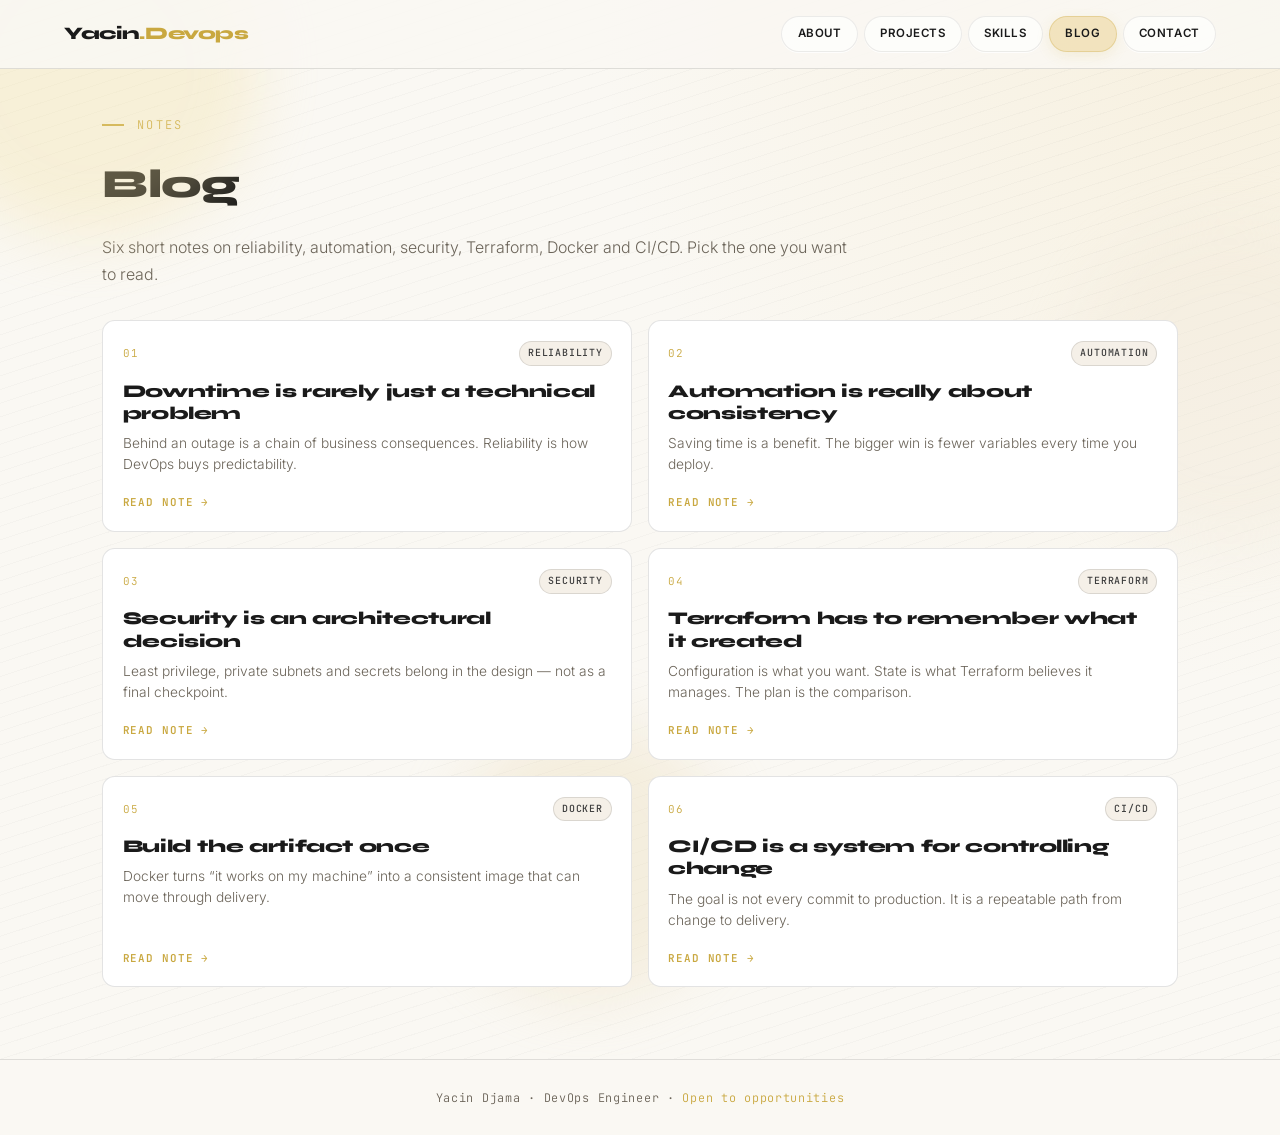
<file: blog.html>
<!DOCTYPE html>
<html lang="en">
<head>
<meta charset="UTF-8">
<meta name="viewport" content="width=device-width, initial-scale=1.0">
<title>Blog | Yacin Djama</title>
<link rel="preconnect" href="https://fonts.googleapis.com">
<link href="https://fonts.googleapis.com/css2?family=Syne:wght@400;600;700;800&family=Inter:wght@300;400;500;600&family=JetBrains+Mono:wght@400;500&display=swap" rel="stylesheet">
<link rel="stylesheet" href="styles.css">
<script src="site.js"></script>
</head>
<body class="page-blog">

<div class="blob a"></div>
<div class="blob b"></div>
<div class="blob c"></div>

<nav>
  <a class="nav-logo" href="index.html">Yacin<span>.Devops</span></a>
  <ul class="nav-links">
    <li><a href="index.html#about">About</a></li>
    <li><a href="index.html#projects">Projects</a></li>
    <li><a href="index.html#skills">Skills</a></li>
    <li><a href="blog.html" class="is-active">Blog</a></li>
    <li><a href="index.html#contact">Contact</a></li>
  </ul>
</nav>

<section id="page">
  <div class="section-inner">
    <div class="section-tag">Notes</div>
    <h2>Blog</h2>
    <p class="section-intro blog-listing-only">Six short notes on reliability, automation, security, Terraform, Docker and CI/CD. Pick the one you want to read.</p>

    <div class="blog-picker">
      <a class="note-card" href="#reliability">
        <div class="note-card-top"><span class="note-num">01</span><span class="note-tag">Reliability</span></div>
        <h3>Downtime is rarely just a technical problem</h3>
        <p>Behind an outage is a chain of business consequences. Reliability is how DevOps buys predictability.</p>
        <span class="note-go">Read note →</span>
      </a>
      <a class="note-card" href="#automation">
        <div class="note-card-top"><span class="note-num">02</span><span class="note-tag">Automation</span></div>
        <h3>Automation is really about consistency</h3>
        <p>Saving time is a benefit. The bigger win is fewer variables every time you deploy.</p>
        <span class="note-go">Read note →</span>
      </a>
      <a class="note-card" href="#security">
        <div class="note-card-top"><span class="note-num">03</span><span class="note-tag">Security</span></div>
        <h3>Security is an architectural decision</h3>
        <p>Least privilege, private subnets and secrets belong in the design — not as a final checkpoint.</p>
        <span class="note-go">Read note →</span>
      </a>
      <a class="note-card" href="#terraform-state">
        <div class="note-card-top"><span class="note-num">04</span><span class="note-tag">Terraform</span></div>
        <h3>Terraform has to remember what it created</h3>
        <p>Configuration is what you want. State is what Terraform believes it manages. The plan is the comparison.</p>
        <span class="note-go">Read note →</span>
      </a>
      <a class="note-card" href="#docker">
        <div class="note-card-top"><span class="note-num">05</span><span class="note-tag">Docker</span></div>
        <h3>Build the artifact once</h3>
        <p>Docker turns “it works on my machine” into a consistent image that can move through delivery.</p>
        <span class="note-go">Read note →</span>
      </a>
      <a class="note-card" href="#cicd">
        <div class="note-card-top"><span class="note-num">06</span><span class="note-tag">CI/CD</span></div>
        <h3>CI/CD is a system for controlling change</h3>
        <p>The goal is not every commit to production. It is a repeatable path from change to delivery.</p>
        <span class="note-go">Read note →</span>
      </a>
    </div>

    <article id="reliability" class="post-shell blog-article">
      <a class="note-back" href="blog.html">← All notes</a>
      <div class="blog-kicker">
        <span>3 min read</span>
        <span class="dot-sep" aria-hidden="true"></span>
        <span>6 Oct 2026</span>
        <span class="dot-sep" aria-hidden="true"></span>
        <span>Reliability</span>
      </div>
      <h1 class="post-title">Downtime is rarely just a technical problem</h1>
      <p class="post-lede">When an application goes down, the obvious problem is that the application isn't available.</p>
      <div class="post-body">
        <p>But behind that outage, there can be a much bigger chain of consequences.</p>
        <p>Customers may be unable to complete purchases. Employees may be unable to access internal systems. Support teams can suddenly receive a wave of tickets. Engineers who were working on planned improvements may have to stop everything and investigate the incident.</p>
        <p>This is why reliability is such an important part of DevOps.</p>
        <p>Practices like health checks, monitoring, automated deployments, redundancy and rollback strategies aren't simply technical features.</p>
        <p>They're ways of reducing business risk.</p>
        <p>A reliable system gives a business something incredibly valuable:</p>
        <p class="post-pull">predictability.</p>
        <p>You can deploy a change and have confidence that the application will remain available.</p>
        <p>And when something does go wrong, you can detect it quickly, understand what happened and recover without turning a small problem into a major incident.</p>
        <p>The interesting part about DevOps is that the infrastructure itself isn't the final product.</p>
        <p>The final product is the <strong>reliable service that infrastructure enables.</strong></p>
      </div>
      <p class="post-close">That's where engineering decisions start becoming business decisions.</p>
    </article>

    <article id="automation" class="post-shell blog-article">
      <a class="note-back" href="blog.html">← All notes</a>
      <div class="blog-kicker">
        <span>3 min read</span>
        <span class="dot-sep" aria-hidden="true"></span>
        <span>6 Oct 2026</span>
        <span class="dot-sep" aria-hidden="true"></span>
        <span>Automation</span>
      </div>
      <h1 class="post-title">Automation is really about consistency</h1>
      <p class="post-lede"><strong>One of the biggest misunderstandings about automation is that its main purpose is saving engineers time.</strong></p>
      <div class="post-body">
        <p>That's certainly a benefit.</p>
        <p>But the bigger advantage is <strong>consistency</strong>.</p>
        <p>Imagine a deployment that requires an engineer to manually build an application, push an image, update infrastructure, change configuration and then verify that everything is working.</p>
        <p>It might work perfectly.</p>
        <p>But what happens when the same process needs to happen again next week?</p>
        <p>And again the week after?</p>
        <p>Eventually, someone forgets a step.</p>
        <p>A configuration is slightly different.</p>
        <p>A command is run against the wrong environment.</p>
        <p>A deployment behaves differently from the previous one.</p>
        <p>Automation turns that process into something repeatable.</p>
        <p>Terraform can define infrastructure. Docker can package an application. CI/CD can standardise how changes are built and deployed. Monitoring can continuously verify the resulting system.</p>
        <p>The value isn't simply:</p>
        <p class="post-pull">“We deployed faster.”</p>
        <p>It's:</p>
        <p class="post-pull">“We reduced the number of variables involved in deploying.”</p>
        <p>That distinction matters.</p>
        <p>Because businesses don't just need engineers who can make things work once.</p>
        <p>They need systems and processes that can <strong>keep working repeatedly.</strong></p>
      </div>
      <p class="post-close">That's one of the reasons automation sits at the heart of modern DevOps.</p>
    </article>

    <article id="security" class="post-shell blog-article">
      <a class="note-back" href="blog.html">← All notes</a>
      <div class="blog-kicker">
        <span>3 min read</span>
        <span class="dot-sep" aria-hidden="true"></span>
        <span>6 Oct 2026</span>
        <span class="dot-sep" aria-hidden="true"></span>
        <span>Security</span>
      </div>
      <h1 class="post-title">Security is an architectural decision</h1>
      <p class="post-lede"><strong>Security is often treated as something that happens after infrastructure has been built.</strong></p>
      <div class="post-body">
        <p>But many security decisions are made long before an application reaches production.</p>
        <p>Consider a simple AWS environment.</p>
        <div class="question-list">
          <p>Should an application server be publicly accessible?</p>
          <p>Should every service have administrator permissions?</p>
          <p>Should secrets be stored directly inside the source code?</p>
          <p>Should every component be able to communicate with every other component?</p>
        </div>
        <p>These aren't questions that can be solved by adding a security tool at the end.</p>
        <p>They're architectural decisions.</p>
        <p>A DevOps approach to security means thinking about these decisions while designing and deploying infrastructure.</p>
        <p>Least-privilege IAM limits what identities can do. Security groups control which traffic is allowed. Private subnets can keep resources away from direct internet access. Secrets management prevents sensitive values from being embedded into code. HTTPS protects data while it travels between clients and services.</p>
        <p>None of these guarantees that a system is completely secure.</p>
        <p>That's not realistic.</p>
        <p>But each decision can reduce unnecessary exposure and limit the potential impact of mistakes.</p>
        <p>This is why <strong>“secure by design”</strong> is more than a security slogan.</p>
        <p>The infrastructure itself should contribute to the security of the application.</p>
      </div>
      <p class="post-close">Security isn't a final checkpoint. It's part of the system you're building from the beginning.</p>
    </article>

    <article id="terraform-state" class="post-shell blog-article">
      <a class="note-back" href="blog.html">← All notes</a>
      <div class="blog-kicker">
        <span>3 min read</span>
        <span class="dot-sep" aria-hidden="true"></span>
        <span>6 Oct 2026</span>
        <span class="dot-sep" aria-hidden="true"></span>
        <span>Terraform</span>
      </div>
      <h1 class="post-title">Terraform has to remember what it created</h1>
      <p class="post-lede"><strong>You write Terraform configuration.</strong> Terraform creates the infrastructure. So where does Terraform remember what it created?</p>
      <div class="post-body">
        <p>That's where <strong>state</strong> comes in.</p>
        <p>Your <code>.tf</code> files describe the infrastructure you want.</p>
        <p>But Terraform also needs to keep track of the relationship between those resource definitions and the real infrastructure that exists.</p>
        <p>For example, you might define an AWS VPC in Terraform. Terraform creates it. Later, you change the configuration. Terraform needs to determine whether that existing VPC should be modified, replaced or left alone.</p>
        <p>State helps Terraform make that comparison.</p>
        <p>Conceptually, you can think of the process as:</p>
        <div class="block-grid">
          <div class="block-card"><div class="k">Configuration</div><div class="v">What you want</div></div>
          <div class="block-card"><div class="k">State</div><div class="v">What Terraform believes it manages</div></div>
          <div class="block-card"><div class="k">Real infrastructure</div><div class="v">What actually exists</div></div>
        </div>
        <p>Terraform uses these together when creating an execution plan.</p>
        <p>This is also why state becomes particularly important when working in teams. You don't want multiple engineers independently manipulating the same state at the same time. Remote state and locking mechanisms help coordinate those operations.</p>
        <p>The more I learned about Terraform, the more I realised that understanding state is just as important as understanding the resource blocks themselves.</p>
        <p>Terraform isn't simply:</p>
        <p class="post-pull">“Write code → create AWS resources.”</p>
        <p>There's an entire state-management system underneath that workflow.</p>
      </div>
      <p class="post-close">And once you understand that, Terraform becomes much easier to reason about.</p>
    </article>

    <article id="docker" class="post-shell blog-article">
      <a class="note-back" href="blog.html">← All notes</a>
      <div class="blog-kicker">
        <span>3 min read</span>
        <span class="dot-sep" aria-hidden="true"></span>
        <span>6 Oct 2026</span>
        <span class="dot-sep" aria-hidden="true"></span>
        <span>Docker</span>
      </div>
      <h1 class="post-title">Build the artifact once</h1>
      <p class="post-lede"><strong>“It works on my machine.”</strong> For years, this has been one of those frustrating phrases in software development.</p>
      <div class="post-body">
        <p>A developer's machine might have a particular version of a runtime, dependency or system library. Another environment might have something slightly different. The application works in one place and behaves differently somewhere else.</p>
        <p>Docker approaches this problem by packaging an application and its dependencies into an image that can then be run as a container.</p>
        <p>That gives the team a consistent artifact to work with.</p>
        <p>Instead of thinking:</p>
        <p class="post-pull">“What environment does this application need?”</p>
        <p>You can start thinking:</p>
        <p class="post-pull">“What image are we running?”</p>
        <p>That image can then move through different stages of the delivery process. A developer can run it locally. A CI pipeline can build and test it. A container registry can store it. A platform such as ECS or Kubernetes can run it.</p>
        <p>Of course, containers don't magically eliminate environment differences. Networking, storage, configuration, permissions and the underlying platform still matter.</p>
        <p>But Docker gives teams a consistent way to package and distribute applications.</p>
        <p>And that's the important DevOps idea:</p>
      </div>
      <p class="post-close"><strong>Build the artifact once, then move that same artifact through the delivery process.</strong> That's very different from rebuilding an application differently every time it reaches a new environment.</p>
    </article>

    <article id="cicd" class="post-shell blog-article">
      <a class="note-back" href="blog.html">← All notes</a>
      <div class="blog-kicker">
        <span>3 min read</span>
        <span class="dot-sep" aria-hidden="true"></span>
        <span>6 Oct 2026</span>
        <span class="dot-sep" aria-hidden="true"></span>
        <span>CI/CD</span>
      </div>
      <h1 class="post-title">CI/CD is a system for controlling change</h1>
      <p class="post-lede"><strong>CI/CD is often explained as “automating deployments.”</strong> That's not wrong. But it misses the bigger picture.</p>
      <div class="post-body">
        <p>Software changes constantly. The challenge isn't simply getting a new version into production. The challenge is doing it <strong>consistently and safely</strong>.</p>
        <p>A CI/CD pipeline creates a defined path for those changes. A developer pushes code. The pipeline can build the application, run tests, create an artifact, publish it and deploy it. Then the system can verify whether the deployment succeeded.</p>
        <p>Instead of relying on a collection of manual commands and someone's memory, the process becomes documented in automation.</p>
        <p>That has another important benefit:</p>
        <p class="post-pull">change becomes visible.</p>
        <p>You can see what was deployed, when it was deployed and which version was involved. If something goes wrong, that information becomes extremely useful when investigating the problem or rolling back.</p>
        <p>But there's an important distinction. CI/CD doesn't automatically mean:</p>
        <p class="post-pull">“Every commit goes straight to production.”</p>
        <p>A mature delivery process can include testing, approvals, environment gates, security checks and deployment strategies appropriate to the system.</p>
        <p>The goal isn't maximum automation at any cost. The goal is to create a <strong>repeatable path from change to delivery</strong>.</p>
      </div>
      <p class="post-close">That's why I think of CI/CD less as a deployment tool and more as a system for <strong>controlling how change reaches your infrastructure.</strong></p>
    </article>
  </div>
</section>

<footer>
  <div>
    <span>Yacin Djama</span> · DevOps Engineer · <span class="footer-accent">Open to opportunities</span>
  </div>
</footer>

<script>
  const observer = new IntersectionObserver(entries => {
    entries.forEach(entry => {
      if (entry.isIntersecting) entry.target.classList.add('visible');
    });
  }, { threshold: 0.12 });

  document.querySelectorAll('.reveal').forEach(el => observer.observe(el));

  const onScroll = () => {
    const y = window.scrollY || 0;
    document.body.classList.toggle('scrolling', y > 18);
  };

  window.addEventListener('scroll', onScroll, { passive: true });
  onScroll();

  const openNote = () => {
    if (location.hash) window.scrollTo(0, 0);
  };
  window.addEventListener('hashchange', openNote);
  openNote();

  YD.trackPage('blog');
</script>
</body>
</html>
</file>
<file: styles.css>
:root {
    --tan: #E8C97A;
    --tan-light: #F2DFA0;
    --tan-dark: #C9A840;
    --charcoal: #1A1A1A;
    --charcoal-mid: #2D2D2D;
    --charcoal-soft: #3D3D3D;
    --warm-white: #FAF8F3;
    --cream: #F5F0E8;
    --muted: #6B6459;
    --border: rgba(26,26,26,0.12);
    --border-tan: rgba(232,201,122,0.4);
  }

  * { margin: 0; padding: 0; box-sizing: border-box; }
  html { scroll-behavior: smooth; }

  html.page-analytics:not(.is-owner) body {
    visibility: hidden;
  }

  body {
    background:
      repeating-linear-gradient(-18deg, transparent 0 12px, rgba(26,26,26,0.025) 12px 13px),
      radial-gradient(circle at top right, rgba(232,201,122,0.18), transparent 40%),
      var(--warm-white);
    color: var(--charcoal);
    font-family: 'Inter', sans-serif;
    font-weight: 300;
    line-height: 1.7;
    overflow-x: hidden;
  }

  body.scrolling nav {
    background: rgba(250,248,243,0.94);
    box-shadow: 0 10px 30px rgba(26,26,26,0.08);
  }

  .blob {
    position: fixed;
    z-index: 0;
    border-radius: 999px;
    filter: blur(30px);
    opacity: 0.32;
    pointer-events: none;
  }

  .blob.a {
    width: 340px;
    height: 340px;
    background: var(--tan-light);
    top: -100px;
    left: -80px;
  }

  .blob.b {
    width: 320px;
    height: 320px;
    background: #efe6d6;
    right: -110px;
    top: 25vh;
  }

  .blob.c {
    width: 280px;
    height: 280px;
    background: #ead9b2;
    bottom: -100px;
    left: 35%;
  }

  nav {
    position: fixed;
    top: 0;
    left: 0;
    right: 0;
    z-index: 100;
    display: flex;
    align-items: center;
    justify-content: space-between;
    gap: 0.7rem;
    padding: 1rem 4rem;
    background: rgba(250,248,243,0.88);
    backdrop-filter: none;
    border-bottom: 1px solid var(--border);
  }

  .nav-analytics {
    display: none;
    margin-right: auto;
    align-items: center;
    background: #c62828;
    color: #fff8f6;
    text-decoration: none;
    font-size: 0.7rem;
    font-weight: 700;
    letter-spacing: 0.08em;
    text-transform: uppercase;
    padding: 0.46rem 0.9rem;
    border-radius: 999px;
    border: 1px solid #9b1c1c;
    box-shadow: 0 8px 18px rgba(198, 40, 40, 0.28);
    animation: analyticsPulse 2.4s ease-in-out infinite;
  }

  html.is-owner .nav-analytics { display: inline-flex; }

  .nav-analytics:hover {
    background: #b71c1c;
    transform: translateY(-1px);
  }

  @keyframes analyticsPulse {
    0%, 100% { box-shadow: 0 8px 18px rgba(198, 40, 40, 0.28); }
    50% { box-shadow: 0 10px 26px rgba(198, 40, 40, 0.48); }
  }

  .nav-toggle {
    display: none;
    width: 42px;
    height: 42px;
    border: 1px solid var(--border);
    border-radius: 0.7rem;
    background: rgba(255,255,255,0.72);
    flex-direction: column;
    justify-content: center;
    align-items: center;
    gap: 5px;
    cursor: pointer;
  }

  .nav-toggle span {
    width: 16px;
    height: 1.5px;
    background: var(--charcoal);
    border-radius: 2px;
    transition: transform 0.25s ease, opacity 0.25s ease;
  }

  nav.is-open .nav-toggle span:nth-child(1) { transform: translateY(6.5px) rotate(45deg); }
  nav.is-open .nav-toggle span:nth-child(2) { opacity: 0; }
  nav.is-open .nav-toggle span:nth-child(3) { transform: translateY(-6.5px) rotate(-45deg); }

  .nav-logo {
    font-family: 'Syne', sans-serif;
    font-size: 1.1rem;
    font-weight: 800;
    color: var(--charcoal);
    letter-spacing: -0.02em;
    text-decoration: none;
  }

  .nav-logo span { color: var(--tan-dark); }

  .nav-links a.is-active {
    background: rgba(232,201,122,0.42);
    border-color: rgba(201,168,64,0.32);
    box-shadow: 0 4px 14px rgba(201,168,64,0.14);
  }

  .nav-links {
    display: flex;
    gap: 0.38rem;
    list-style: none;
    flex-wrap: wrap;
    justify-content: flex-end;
  }

  .nav-links a {
    display: inline-flex;
    align-items: center;
    color: var(--charcoal);
    text-decoration: none;
    font-size: 0.72rem;
    letter-spacing: 0.05em;
    text-transform: uppercase;
    font-weight: 600;
    padding: 0.46rem 0.95rem;
    white-space: nowrap;
    border-radius: 999px;
    background: rgba(255,255,255,0.62);
    border: 1px solid rgba(26,26,26,0.08);
    box-shadow: 0 1px 0 rgba(255,255,255,0.8);
    transition: background 0.28s ease, border-color 0.28s ease, box-shadow 0.28s ease, transform 0.28s ease, color 0.28s ease;
  }

  .nav-links a:hover {
    background: rgba(232,201,122,0.38);
    border-color: rgba(201,168,64,0.28);
    color: var(--charcoal);
    transform: translateY(-1px);
    box-shadow: 0 8px 18px rgba(201,168,64,0.16);
  }

  .nav-links a:focus-visible {
    outline: 2px solid var(--tan-dark);
    outline-offset: 2px;
  }

  #hero {
    position: relative;
    z-index: 1;
    min-height: 100vh;
    display: flex;
    align-items: center;
    padding: 0 8vw;
    padding-top: 5rem;
  }

  .hero-inner {
    display: grid;
    grid-template-columns: minmax(0, 1fr) 420px;
    grid-template-areas:
      "copy photo"
      "rest photo";
    gap: 1.15rem 4rem;
    align-items: center;
    max-width: 1120px;
    width: 100%;
    margin: 0 auto;
  }

  .hero-copy { grid-area: copy; }
  .hero-photo-wrap { grid-area: photo; }
  .hero-rest { grid-area: rest; }

  .hero-tag,
  .section-tag {
    font-family: 'JetBrains Mono', monospace;
    font-size: 0.75rem;
    color: var(--tan-dark);
    letter-spacing: 0.18em;
    text-transform: uppercase;
    margin-bottom: 0.9rem;
    display: flex;
    align-items: center;
    gap: 0.8rem;
  }

  .hero-tag::before,
  .section-tag::before {
    content: '';
    width: 22px;
    height: 2px;
    background: var(--tan-dark);
  }

  h1 {
    font-family: 'Syne', sans-serif;
    font-size: clamp(3rem, 8vw, 6rem);
    font-weight: 800;
    line-height: 0.95;
    letter-spacing: -0.03em;
    margin-bottom: 1.4rem;
    color: var(--charcoal);
  }

  h1 .accent { color: var(--tan-dark); display: block; }

  .badge-open {
    display: inline-flex;
    align-items: center;
    gap: 0.55rem;
    background: linear-gradient(90deg, var(--tan), var(--tan-light));
    color: var(--charcoal);
    padding: 0.45rem 1.1rem;
    border-radius: 2rem;
    font-size: 0.72rem;
    font-weight: 600;
    letter-spacing: 0.07em;
    text-transform: uppercase;
    margin-bottom: 1.3rem;
    box-shadow: 0 10px 25px rgba(201, 168, 64, 0.28);
  }

  .badge-open .dot {
    width: 6px;
    height: 6px;
    background: var(--charcoal);
    border-radius: 50%;
    animation: blink 1.8s infinite;
  }

  @keyframes blink { 0%, 100% { opacity: 1; } 50% { opacity: 0.3; } }

  .hero-subtitle {
    font-size: 1rem;
    color: var(--muted);
    max-width: 520px;
    margin-bottom: 2rem;
  }

  .hero-subtitle strong { color: var(--charcoal); font-weight: 500; }

  .hero-ctas,
  .contact-links {
    display: flex;
    gap: 0.9rem;
    flex-wrap: wrap;
  }

  .btn-primary,
  .btn-ghost {
    display: inline-flex;
    align-items: center;
    gap: 0.5rem;
    padding: 0.8rem 1.7rem;
    border-radius: 0.35rem;
    text-decoration: none;
    font-size: 0.82rem;
    font-weight: 500;
    letter-spacing: 0.05em;
    transition: all 0.2s;
  }

  .btn-primary {
    background: var(--charcoal);
    color: var(--warm-white);
    border: 1.5px solid var(--charcoal);
  }

  .btn-primary:hover {
    background: var(--charcoal-soft);
    transform: translateY(-2px);
  }

  .btn-ghost {
    background: transparent;
    color: var(--charcoal);
    border: 1.5px solid var(--charcoal);
  }

  .btn-ghost:hover {
    background: var(--charcoal);
    color: var(--warm-white);
    transform: translateY(-2px);
  }

  .stats-row {
    display: grid;
    grid-template-columns: repeat(3, minmax(100px, 1fr));
    gap: 1rem;
    margin-top: 0.35rem;
    max-width: 560px;
    align-items: stretch;
  }

  .stat-item {
    min-height: 92px;
    padding: 0.95rem 1rem;
    background: rgba(255,255,255,0.74);
    border: 1px solid var(--border);
    border-radius: 0.6rem;
    display: flex;
    flex-direction: column;
    justify-content: center;
    align-items: flex-start;
  }

  .stat-item .number,
  .stat-card .number {
    font-family: 'Syne', sans-serif;
    font-size: 1.15rem;
    font-weight: 800;
    color: var(--charcoal);
    line-height: 1.3;
    letter-spacing: -0.01em;
  }

  .stat-item .number {
    font-family: 'Inter', sans-serif;
    font-size: 0.95rem;
    font-weight: 700;
    letter-spacing: 0;
  }

  .stat-item .label,
  .stat-card .label {
    font-size: 0.68rem;
    color: var(--muted);
    letter-spacing: 0.06em;
    text-transform: uppercase;
    font-weight: 500;
    margin-top: 0.38rem;
    line-height: 1.35;
  }

  .hero-photo-wrap { position: relative; }

  .hero-blog-cue {
    position: absolute;
    top: 0.7rem;
    right: 0.55rem;
    z-index: 3;
    display: flex;
    flex-direction: column;
    align-items: flex-end;
    gap: 0.15rem;
    text-decoration: none;
    color: var(--charcoal);
    filter: drop-shadow(0 8px 16px rgba(26,26,26,0.18));
  }

  .hero-blog-cue svg {
    width: 92px;
    height: 72px;
    margin-right: 1.4rem;
    transform-origin: 20% 80%;
    animation: cueWiggle 2.8s ease-in-out infinite;
  }

  .hero-blog-cue path {
    fill: none;
    stroke: #1a1a1a;
    stroke-width: 2.4;
    stroke-linecap: round;
    stroke-linejoin: round;
    stroke-dasharray: 180;
    stroke-dashoffset: 180;
    animation: cueDraw 1.6s ease forwards, cuePulse 2.8s 1.6s ease-in-out infinite;
  }

  .cue-label {
    background: #fff8e8;
    border: 1.5px solid var(--charcoal);
    border-radius: 999px;
    padding: 0.38rem 0.78rem;
    font-family: 'Syne', sans-serif;
    font-size: 0.78rem;
    font-weight: 800;
    letter-spacing: 0.02em;
    box-shadow: 0 8px 18px rgba(26,26,26,0.12);
  }

  .cue-sub {
    font-family: 'JetBrains Mono', monospace;
    font-size: 0.58rem;
    letter-spacing: 0.08em;
    text-transform: uppercase;
    color: var(--charcoal);
    background: rgba(250,248,243,0.92);
    padding: 0.18rem 0.5rem;
    border-radius: 999px;
  }

  @keyframes cueDraw {
    to { stroke-dashoffset: 0; }
  }

  @keyframes cueWiggle {
    0%, 100% { transform: rotate(-8deg); }
    50% { transform: rotate(-2deg); }
  }

  @keyframes cuePulse {
    0%, 100% { opacity: 1; }
    50% { opacity: 0.72; }
  }

  .hero-photo-frame {
    position: relative;
    width: 100%;
    aspect-ratio: 3 / 4;
    border-radius: 1rem;
    overflow: hidden;
    background: var(--cream);
    border: 3px solid var(--tan);
    box-shadow: 0 28px 70px rgba(26,26,26,0.15);
  }

  .hero-photo-frame img {
    width: 100%;
    height: 100%;
    object-fit: cover;
    object-position: center top;
    filter: saturate(0.9) contrast(1.03);
  }

  .hero-photo-badge {
    position: absolute;
    z-index: 2;
    bottom: 0.85rem;
    left: 50%;
    transform: translateX(-50%);
    width: calc(100% - 1.6rem);
    text-align: center;
    background: rgba(26,26,26,0.72);
    color: var(--tan-light);
    padding: 0.48rem 0.7rem;
    border-radius: 0.4rem;
    font-family: 'Inter', sans-serif;
    font-size: 0.78rem;
    font-weight: 600;
    letter-spacing: 0.06em;
    text-transform: uppercase;
    line-height: 1.3;
    border: 1px solid rgba(232,201,122,0.28);
    box-shadow: 0 8px 22px rgba(26,26,26,0.22);
    backdrop-filter: blur(8px);
  }

  .hero-mosaic {
    margin-top: 1.7rem;
    max-width: 540px;
  }

  .mosaic-wide {
    background: linear-gradient(135deg, #1A1A1A 0%, #3D3420 100%);
    color: var(--warm-white);
    box-shadow: 0 14px 32px rgba(26,26,26,0.18);
    border-radius: 0.7rem;
    padding: 0.95rem 1rem;
  }

  .mosaic-wide > span {
    display: block;
    font-size: 0.62rem;
    letter-spacing: 0.14em;
    text-transform: uppercase;
    font-weight: 600;
    opacity: 0.72;
  }

  .mosaic-wide .hero-chips {
    display: flex;
    flex-wrap: wrap;
    gap: 0.4rem;
    margin-top: 0.7rem;
  }

  .hero-chips span {
    font-family: 'JetBrains Mono', monospace;
    font-size: 0.64rem;
    letter-spacing: 0.06em;
    text-transform: uppercase;
    font-weight: 500;
    padding: 0.28rem 0.55rem;
    border-radius: 0.32rem;
    background: rgba(232,201,122,0.14);
    color: var(--tan-light);
    border: 1px solid rgba(232,201,122,0.28);
  }

  .hero-hook {
    margin-top: 1rem;
    padding-left: 0.9rem;
    border-left: 2px solid var(--tan-dark);
    color: var(--muted);
    font-size: 0.92rem;
    line-height: 1.55;
    max-width: 480px;
  }

  .hero-hook strong {
    color: var(--charcoal);
    font-weight: 500;
  }

  .divider {
    height: 1px;
    background: linear-gradient(90deg, transparent, var(--border), transparent);
    position: relative;
    z-index: 1;
  }

  .full-section {
    position: relative;
    z-index: 1;
    padding: 5.5rem 8vw;
    opacity: 0;
    transform: translateY(30px);
    transition: opacity 0.55s ease, transform 0.55s ease;
    will-change: opacity, transform;
  }

  .full-section::before {
    content: '';
    position: absolute;
    inset: 0;
    background: linear-gradient(180deg, rgba(255,255,255,0.22), rgba(255,255,255,0));
    opacity: 0;
    transition: opacity 0.7s ease;
    pointer-events: none;
  }

  .full-section.tan-bg { background: linear-gradient(180deg, #f4e7bf, var(--tan-light)); }
  .full-section.cream-bg { background: linear-gradient(180deg, #f7f2ea, var(--cream)); }
  .full-section.in-view {
    opacity: 1;
    transform: translateY(0);
  }

  .full-section.in-view::before { opacity: 1; }

  .section-inner {
    max-width: 1120px;
    margin: 0 auto;
  }

  h2 {
    font-family: 'Syne', sans-serif;
    font-size: clamp(1.8rem, 4vw, 2.5rem);
    font-weight: 800;
    letter-spacing: -0.02em;
    color: var(--charcoal);
    margin-bottom: 2rem;
  }

  .section-intro {
    max-width: 760px;
    color: var(--muted);
    margin-top: -1rem;
    margin-bottom: 2rem;
  }

  .about-grid {
    display: grid;
    grid-template-columns: 1fr 1fr;
    gap: 3rem;
    align-items: start;
  }

  .about-text {
    background: rgba(255,255,255,0.66);
    border: 1px solid var(--border);
    border-radius: 0.8rem;
    padding: 1.2rem;
  }

  .about-text p {
    color: var(--muted);
    margin-bottom: 1rem;
    font-size: 0.96rem;
  }

  .about-text p:last-child { margin-bottom: 0; }
  .about-text strong { color: var(--charcoal); font-weight: 500; }

  .about-stats {
    display: grid;
    grid-template-columns: 1fr 1fr;
    gap: 0.9rem;
  }

  .stat-card {
    background: white;
    border: 1px solid var(--border);
    border-radius: 0.6rem;
    padding: 1.15rem 1.2rem;
    border-left: 3px solid var(--tan);
    transition: transform 0.2s, box-shadow 0.2s;
  }

  .stat-card .number.coming-soon {
    font-family: 'Inter', sans-serif;
    font-size: 0.95rem;
    font-weight: 600;
    letter-spacing: 0.02em;
    text-transform: none;
  }

  .stat-card:hover {
    transform: translateY(-2px);
    box-shadow: 0 10px 25px rgba(26,26,26,0.08);
  }

  .timeline {
    margin-top: 2rem;
    display: grid;
    grid-template-columns: repeat(3, minmax(0, 1fr));
    gap: 0.8rem;
  }

  .timeline-item {
    padding: 0.95rem;
    border-radius: 0.6rem;
    border: 1px solid var(--border);
    background: white;
  }

  .timeline-item .k {
    font-family: 'JetBrains Mono', monospace;
    font-size: 0.67rem;
    letter-spacing: 0.08em;
    text-transform: uppercase;
    color: var(--tan-dark);
    margin-bottom: 0.3rem;
  }

  .timeline-item .v {
    font-size: 0.84rem;
    color: var(--muted);
  }

  .filter-row {
    display: flex;
    gap: 0.55rem;
    flex-wrap: wrap;
    margin-bottom: 1.8rem;
  }

  .filter-btn {
    background: white;
    border: 1.5px solid var(--border);
    color: var(--muted);
    padding: 0.38rem 0.95rem;
    border-radius: 0.3rem;
    font-size: 0.72rem;
    cursor: pointer;
    font-family: 'JetBrains Mono', monospace;
    letter-spacing: 0.06em;
    transition: all 0.2s;
    font-weight: 500;
  }

  .filter-btn.active,
  .filter-btn:hover {
    border-color: var(--charcoal);
    background: var(--charcoal);
    color: white;
  }

  .projects-grid {
    display: grid;
    grid-template-columns: repeat(2, minmax(0, 1fr));
    gap: 1.1rem;
  }

  .project-card {
    background: white;
    border: 1px solid var(--border);
    border-radius: 0.7rem;
    padding: 1.4rem;
    transition: all 0.2s;
    position: relative;
    overflow: hidden;
  }

  .project-card::after {
    content: '';
    position: absolute;
    bottom: 0;
    left: 0;
    right: 0;
    height: 3px;
    background: linear-gradient(90deg, var(--tan), var(--tan-dark));
    opacity: 0;
    transition: opacity 0.2s;
  }

  .project-card:hover {
    transform: translateY(-4px);
    box-shadow: 0 12px 36px rgba(26,26,26,0.08);
  }

  .project-card:hover::after { opacity: 1; }

  .project-card-header {
    display: flex;
    justify-content: space-between;
    align-items: flex-start;
    margin-bottom: 0.9rem;
  }

  .project-icon {
    width: 38px;
    height: 38px;
    background: var(--tan-light);
    border-radius: 0.4rem;
    display: flex;
    align-items: center;
    justify-content: center;
    font-size: 1.1rem;
  }

  .project-link {
    color: var(--muted);
    text-decoration: none;
    font-size: 0.72rem;
    font-family: 'JetBrains Mono', monospace;
    border: 1px solid var(--border);
    padding: 0.3rem 0.65rem;
    border-radius: 0.25rem;
    transition: all 0.2s;
  }

  .project-link:hover { color: var(--charcoal); border-color: var(--charcoal); }

  .project-title {
    font-family: 'Syne', sans-serif;
    font-size: 1.02rem;
    font-weight: 700;
    color: var(--charcoal);
    margin-bottom: 0.45rem;
  }

  .project-desc {
    font-size: 0.83rem;
    color: var(--muted);
    line-height: 1.65;
    margin-bottom: 0.75rem;
  }

  .project-tags,
  .skill-items {
    display: flex;
    flex-wrap: wrap;
    gap: 0.35rem;
  }

  .tag,
  .skill-item {
    font-family: 'JetBrains Mono', monospace;
    font-size: 0.67rem;
    color: var(--charcoal-soft);
    background: var(--cream);
    border: 1px solid var(--border);
    padding: 0.18rem 0.55rem;
    border-radius: 0.24rem;
    font-weight: 500;
  }

  .projects-highlights {
    margin-top: 1.3rem;
    display: grid;
    grid-template-columns: repeat(3, minmax(0, 1fr));
    gap: 0.8rem;
  }


  .highlight-card {
    background: linear-gradient(165deg, #fff 0%, #f8f2e5 100%);
    border: 1px solid var(--border);
    border-radius: 0.6rem;
    padding: 0.85rem;
  }

  .highlight-card strong {
    font-family: 'Syne', sans-serif;
    font-size: 1rem;
    color: var(--charcoal);
    display: block;
    margin-bottom: 0.2rem;
  }

  .highlight-card span {
    font-size: 0.78rem;
    color: var(--muted);
    letter-spacing: 0.01em;
    line-height: 1.45;
    text-transform: none;
  }

  .skills-grid {
    display: grid;
    grid-template-columns: repeat(auto-fill, minmax(220px, 1fr));
    gap: 1rem;
  }

  .skill-cat {
    background: white;
    border: 1px solid var(--border);
    border-radius: 0.6rem;
    padding: 1.1rem;
    transition: all 0.2s;
  }

  .skill-cat:hover { border-color: var(--tan); box-shadow: 0 10px 24px rgba(26,26,26,0.06); }

  .skill-cat-title {
    font-family: 'JetBrains Mono', monospace;
    font-size: 0.69rem;
    color: var(--tan-dark);
    letter-spacing: 0.1em;
    text-transform: uppercase;
    margin-bottom: 0.75rem;
    padding-bottom: 0.6rem;
    border-bottom: 1px solid var(--border);
    font-weight: 500;
  }

  .certs-grid {
    display: grid;
    grid-template-columns: repeat(auto-fill, minmax(260px, 1fr));
    gap: 1rem;
  }

  .cert-card {
    background: white;
    border: 1px solid var(--border);
    border-radius: 0.6rem;
    padding: 1.2rem;
    display: flex;
    gap: 0.9rem;
    align-items: flex-start;
    text-decoration: none;
    transition: all 0.2s;
  }

  .cert-card:hover {
    border-color: var(--tan);
    transform: translateY(-3px);
    box-shadow: 0 8px 26px rgba(26,26,26,0.08);
  }

  .cert-logo {
    width: 42px;
    height: 42px;
    border-radius: 0.4rem;
    background: var(--tan-light);
    display: flex;
    align-items: center;
    justify-content: center;
    font-size: 1.2rem;
    flex-shrink: 0;
  }

  .cert-name {
    font-family: 'Syne', sans-serif;
    font-size: 0.9rem;
    font-weight: 700;
    color: var(--charcoal);
    margin-bottom: 0.2rem;
  }

  .cert-issuer {
    font-size: 0.74rem;
    color: var(--muted);
    font-family: 'JetBrains Mono', monospace;
    margin-bottom: 0.45rem;
  }

  .cert-verify {
    font-size: 0.68rem;
    color: var(--tan-dark);
    font-family: 'JetBrains Mono', monospace;
    font-weight: 600;
    letter-spacing: 0.05em;
  }

  .cert-card-soon {
    cursor: default;
  }

  .cert-card-soon:hover {
    border-color: var(--border);
    transform: none;
    box-shadow: none;
  }

  .cert-name.coming-soon {
    font-family: 'Inter', sans-serif;
    font-size: 0.95rem;
    font-weight: 600;
    letter-spacing: 0.02em;
    margin-bottom: 0;
  }

  .contact-inner {
    text-align: center;
    max-width: 760px;
    margin: 0 auto;
    background: rgba(255,255,255,0.45);
    border: 1px solid rgba(26,26,26,0.1);
    border-radius: 1rem;
    padding: 2rem 1.2rem;
  }

  .contact-inner .section-tag {
    justify-content: center;
  }

  .contact-desc {
    color: var(--muted);
    font-size: 0.98rem;
    margin: 1rem auto 2rem;
    line-height: 1.8;
    max-width: 600px;
  }

  .contact-mini {
    margin-top: 1.6rem;
    display: grid;
    grid-template-columns: repeat(3, minmax(0, 1fr));
    gap: 0.6rem;
  }

  .contact-mini div {
    background: rgba(255,255,255,0.7);
    border: 1px solid var(--border);
    border-radius: 0.5rem;
    padding: 0.75rem 0.7rem;
    font-size: 0.8rem;
    line-height: 1.45;
    color: var(--muted);
  }

  footer {
    position: relative;
    z-index: 1;
    display: flex;
    flex-direction: column;
    align-items: center;
    gap: 0.55rem;
    text-align: center;
    padding: 1.7rem;
    border-top: 1px solid var(--border);
    color: var(--muted);
    font-size: 0.74rem;
    font-family: 'JetBrains Mono', monospace;
    letter-spacing: 0.06em;
    background: var(--warm-white);
  }

  .footer-accent { color: var(--tan-dark); }

  .visit-counter {
    display: none;
    align-items: center;
    gap: 0.45rem;
    color: var(--muted);
    opacity: 0.78;
    font-size: 0.66rem;
    letter-spacing: 0.14em;
    text-transform: lowercase;
    white-space: nowrap;
  }

  .visit-counter.is-on { display: inline-flex; }

  .visit-counter::before {
    content: '';
    width: 14px;
    height: 1px;
    background: var(--tan-dark);
    opacity: 0.75;
  }

  .visit-num {
    color: var(--tan-dark);
    font-weight: 500;
    letter-spacing: 0.1em;
    font-variant-numeric: tabular-nums;
  }

  @keyframes fadeUp {
    from { opacity: 0; transform: translateY(16px); }
    to { opacity: 1; transform: translateY(0); }
  }

  .reveal {
    opacity: 0;
    transform: translateY(18px);
    transition: opacity 0.4s ease, transform 0.4s ease;
    transition-delay: var(--reveal-delay, 0ms);
    will-change: opacity, transform;
  }

  .reveal.visible {
    opacity: 1;
    transform: translateY(0);
  }

  @media (max-width: 980px) {
    nav { padding: 0.75rem 1rem; }
    .nav-toggle { display: flex; }
    .nav-analytics {
      margin-right: 0.4rem;
      padding: 0.4rem 0.7rem;
      font-size: 0.62rem;
    }
    .nav-links {
      display: none;
      position: absolute;
      top: calc(100% + 1px);
      left: 0;
      right: 0;
      max-width: none;
      flex-direction: column;
      align-items: stretch;
      gap: 0.45rem;
      padding: 0.85rem 1rem 1rem;
      background: rgba(250,248,243,0.97);
      border-bottom: 1px solid var(--border);
      box-shadow: 0 16px 30px rgba(26,26,26,0.08);
    }
    nav.is-open .nav-links { display: flex; }
    .nav-links a {
      justify-content: center;
      padding: 0.72rem 0.9rem;
      font-size: 0.78rem;
    }

    #hero {
      min-height: auto;
      padding: 5.4rem 1.15rem 2.1rem;
    }
    .full-section { padding: 3.4rem 1.15rem; }

    .hero-inner {
      grid-template-columns: minmax(0, 1fr) minmax(132px, 38%);
      grid-template-areas:
        "copy photo"
        "rest rest";
      gap: 0.85rem 0.9rem;
      align-items: start;
    }

    h1 {
      font-size: clamp(2.35rem, 11vw, 3.15rem);
      margin-bottom: 0.7rem;
    }
    .hero-tag { margin-bottom: 0.55rem; }
    .badge-open {
      margin-bottom: 0.75rem;
      padding: 0.38rem 0.85rem;
      font-size: 0.66rem;
    }
    .hero-subtitle {
      font-size: 0.9rem;
      margin-bottom: 1.1rem;
      line-height: 1.55;
    }
    .hero-ctas { gap: 0.55rem; }
    .btn-primary, .btn-ghost {
      padding: 0.68rem 1.05rem;
      font-size: 0.76rem;
    }

    .hero-photo-wrap {
      max-width: none;
      width: 100%;
      margin: 0;
    }
    .hero-photo-frame {
      aspect-ratio: 3 / 4;
      border-width: 2px;
      border-radius: 0.85rem;
      box-shadow: 0 16px 36px rgba(26,26,26,0.14);
    }
    .hero-photo-badge {
      left: 50%;
      bottom: 0.45rem;
      width: calc(100% - 0.8rem);
      font-size: 0.58rem;
      letter-spacing: 0.05em;
      padding: 0.28rem 0.4rem;
    }
    .hero-blog-cue { top: 0.4rem; right: 0.25rem; }
    .hero-blog-cue svg { width: 58px; height: 46px; margin-right: 0.7rem; }
    .cue-label { font-size: 0.64rem; padding: 0.28rem 0.55rem; }
    .cue-sub { display: none; }

    .hero-mosaic { margin-top: 1rem; max-width: none; }
    .stats-row {
      grid-template-columns: repeat(3, minmax(0, 1fr));
      gap: 0.5rem;
      max-width: none;
    }
    .stat-item {
      min-height: 72px;
      padding: 0.65rem 0.55rem;
    }
    .stat-item .number { font-size: 0.78rem; }

    .about-grid { grid-template-columns: 1fr; gap: 1rem; }
    .timeline,
    .projects-highlights,
    .projects-grid,
    .contact-mini,
    .analytics-kpis,
    .analytics-head { grid-template-columns: 1fr; }
    .page-blog #page { padding: 6.2rem 1.15rem 3rem; }
    .blog-picker { grid-template-columns: 1fr; }
  }

  @media (max-width: 560px) {
    nav { padding: 0.65rem 0.85rem; }
    .nav-logo { font-size: 0.92rem; }
    .hero-inner {
      grid-template-columns: minmax(0, 1fr) 118px;
      gap: 0.75rem 0.7rem;
    }
    .hero-copy .hero-ctas a { flex: 1 1 auto; justify-content: center; }
    .stats-row { grid-template-columns: 1fr; }
    .stat-item { min-height: auto; padding: 0.7rem 0.8rem; }
    .hero-photo-frame { border-width: 2px; }
    .contact-inner { padding: 1.4rem 0.9rem; }
  }

  .page-blog #page {
    min-height: auto;
    padding: 7.2rem 8vw 4.5rem;
    display: block;
  }

  .blog-kicker {
    display: flex;
    flex-wrap: wrap;
    gap: 0.45rem 0.85rem;
    align-items: center;
    margin-bottom: 1.1rem;
    font-family: 'JetBrains Mono', monospace;
    font-size: 0.68rem;
    letter-spacing: 0.08em;
    text-transform: uppercase;
    color: var(--muted);
  }

  .blog-kicker .dot-sep {
    width: 4px;
    height: 4px;
    border-radius: 50%;
    background: var(--tan-dark);
    opacity: 0.7;
  }

  .post-shell {
    background: rgba(255,255,255,0.72);
    border: 1px solid var(--border);
    border-radius: 0.9rem;
    padding: 1.6rem 1.5rem 1.7rem;
    box-shadow: 0 18px 40px rgba(26,26,26,0.05);
  }

  .blog-picker {
    display: grid;
    grid-template-columns: repeat(2, minmax(0, 1fr));
    gap: 1rem;
  }

  .note-card {
    display: flex;
    flex-direction: column;
    align-items: flex-start;
    text-decoration: none;
    color: inherit;
    background: white;
    border: 1px solid var(--border);
    border-radius: 0.8rem;
    padding: 1.25rem 1.2rem 1.2rem;
    min-height: 100%;
    position: relative;
    overflow: hidden;
    transition: transform 0.22s ease, box-shadow 0.22s ease, border-color 0.22s ease;
  }

  .note-card::after {
    content: '';
    position: absolute;
    bottom: 0;
    left: 0;
    right: 0;
    height: 3px;
    background: linear-gradient(90deg, var(--tan), var(--tan-dark));
    opacity: 0;
    transition: opacity 0.2s;
  }

  .note-card:hover {
    transform: translateY(-4px);
    box-shadow: 0 12px 36px rgba(26,26,26,0.08);
  }

  .note-card:hover::after { opacity: 1; }

  .note-card:focus-visible {
    outline: 2px solid var(--tan-dark);
    outline-offset: 3px;
  }

  .note-card-top {
    display: flex;
    justify-content: space-between;
    align-items: center;
    width: 100%;
    margin-bottom: 0.85rem;
  }

  .note-num {
    font-family: 'JetBrains Mono', monospace;
    font-size: 0.68rem;
    letter-spacing: 0.12em;
    color: var(--tan-dark);
  }

  .note-tag {
    font-family: 'JetBrains Mono', monospace;
    font-size: 0.62rem;
    letter-spacing: 0.08em;
    text-transform: uppercase;
    color: var(--charcoal-soft);
    background: var(--cream);
    border: 1px solid var(--border);
    padding: 0.18rem 0.5rem;
    border-radius: 999px;
    font-weight: 500;
  }

  .note-card h3 {
    font-family: 'Syne', sans-serif;
    font-size: 1.12rem;
    font-weight: 800;
    letter-spacing: -0.02em;
    line-height: 1.25;
    color: var(--charcoal);
    margin-bottom: 0.55rem;
  }

  .note-card p {
    color: var(--muted);
    font-size: 0.86rem;
    line-height: 1.55;
    margin-bottom: 1.1rem;
    flex: 1;
  }

  .note-card .note-go {
    font-family: 'JetBrains Mono', monospace;
    font-size: 0.68rem;
    letter-spacing: 0.08em;
    text-transform: uppercase;
    color: var(--tan-dark);
    font-weight: 600;
  }

  .blog-article { display: none; }

  .blog-article:target { display: block; }

  .page-blog:has(.blog-article:target) .blog-picker,
  .page-blog:has(.blog-article:target) .blog-listing-only {
    display: none;
  }

  .note-back {
    display: inline-flex;
    align-items: center;
    gap: 0.4rem;
    margin-bottom: 1.15rem;
    color: var(--muted);
    text-decoration: none;
    font-family: 'JetBrains Mono', monospace;
    font-size: 0.68rem;
    letter-spacing: 0.08em;
    text-transform: uppercase;
    font-weight: 600;
  }

  .note-back:hover { color: var(--charcoal); }

  .post-pull {
    font-family: 'Syne', sans-serif;
    font-size: clamp(1.15rem, 2.4vw, 1.45rem);
    font-weight: 800;
    letter-spacing: -0.02em;
    line-height: 1.3;
    color: var(--charcoal);
    margin: 1.15rem 0 1.3rem;
    padding-left: 0.95rem;
    border-left: 2px solid var(--tan-dark);
    max-width: 34rem;
  }

  .question-list {
    margin: 1.1rem 0 1.35rem;
    padding: 0.95rem 1rem;
    background: var(--cream);
    border: 1px solid var(--border);
    border-radius: 0.6rem;
  }

  .question-list p {
    margin-bottom: 0.55rem;
    color: var(--charcoal);
    font-size: 0.92rem;
  }

  .question-list p:last-child { margin-bottom: 0; }

  .post-body .stack-path {
    display: grid;
    gap: 0.45rem;
    margin: 1.1rem 0 1.4rem;
  }

  .stack-path span {
    display: block;
    font-family: 'JetBrains Mono', monospace;
    font-size: 0.78rem;
    color: var(--muted);
  }

  .stack-path strong {
    color: var(--charcoal);
    font-weight: 600;
  }

  .post-title {
    font-family: 'Syne', sans-serif;
    font-size: clamp(1.7rem, 4vw, 2.45rem);
    font-weight: 800;
    letter-spacing: -0.03em;
    line-height: 1.12;
    margin-bottom: 0.85rem;
  }

  .post-lede {
    color: var(--muted);
    font-size: 1.02rem;
    max-width: 640px;
    margin-bottom: 1.5rem;
  }

  .post-lede strong {
    color: var(--charcoal);
    font-weight: 500;
  }

  .post-body p {
    color: var(--muted);
    font-size: 0.97rem;
    margin-bottom: 1rem;
  }

  .post-body code,
  .block-card code {
    font-family: 'JetBrains Mono', monospace;
    font-size: 0.82em;
    background: var(--cream);
    border: 1px solid var(--border);
    padding: 0.08rem 0.32rem;
    border-radius: 0.22rem;
    color: var(--charcoal);
  }

  .post-body strong {
    color: var(--charcoal);
    font-weight: 500;
  }

  .code-panel {
    margin: 1.25rem 0 1.4rem;
    background: linear-gradient(135deg, #1A1A1A 0%, #3D3420 100%);
    color: var(--warm-white);
    border-radius: 0.7rem;
    overflow: hidden;
    box-shadow: 0 14px 32px rgba(26,26,26,0.18);
  }

  .code-panel-bar {
    display: flex;
    justify-content: space-between;
    align-items: center;
    padding: 0.7rem 0.95rem;
    border-bottom: 1px solid rgba(232,201,122,0.18);
    font-family: 'JetBrains Mono', monospace;
    font-size: 0.64rem;
    letter-spacing: 0.1em;
    text-transform: uppercase;
    color: var(--tan-light);
    opacity: 0.88;
  }

  .code-panel pre {
    margin: 0;
    padding: 1rem 1.05rem 1.15rem;
    overflow-x: auto;
    font-family: 'JetBrains Mono', monospace;
    font-size: 0.78rem;
    line-height: 1.65;
    color: #f3ead4;
  }

  .code-panel .kw { color: var(--tan-light); }
  .code-panel .str { color: #f2dfa0; }
  .code-panel .cmt { color: rgba(245,240,232,0.45); }

  .block-grid {
    display: grid;
    grid-template-columns: repeat(3, minmax(0, 1fr));
    gap: 0.8rem;
    margin: 1.35rem 0 1.5rem;
  }

  .block-card {
    padding: 0.95rem;
    border-radius: 0.6rem;
    border: 1px solid var(--border);
    background: white;
  }

  .block-card .k {
    font-family: 'JetBrains Mono', monospace;
    font-size: 0.67rem;
    letter-spacing: 0.08em;
    text-transform: uppercase;
    color: var(--tan-dark);
    margin-bottom: 0.3rem;
  }

  .block-card .v {
    font-size: 0.84rem;
    color: var(--muted);
  }

  .post-close {
    margin-top: 0.2rem;
    padding: 0.95rem 1rem;
    border-left: 2px solid var(--tan-dark);
    color: var(--muted);
    font-size: 0.95rem;
  }

  .post-close strong {
    color: var(--charcoal);
    font-weight: 500;
  }

  .analytics-page {
    position: relative;
    z-index: 1;
    padding: 7.2rem 8vw 4.5rem;
  }

  .analytics-panel {
    background: rgba(255,255,255,0.74);
    border: 1px solid var(--border);
    border-radius: 0.9rem;
    padding: 1.35rem 1.25rem 1.15rem;
    margin-bottom: 1.15rem;
    box-shadow: 0 18px 40px rgba(26,26,26,0.05);
  }

  .analytics-head {
    display: grid;
    grid-template-columns: minmax(0, 1fr) auto;
    gap: 1rem;
    align-items: end;
    margin-bottom: 1rem;
  }

  .analytics-title {
    font-family: 'Syne', sans-serif;
    font-size: 1.35rem;
    font-weight: 800;
    letter-spacing: -0.02em;
    margin-top: 0.15rem;
  }

  .analytics-kpis {
    display: grid;
    grid-template-columns: repeat(2, minmax(140px, 1fr));
    gap: 0.7rem;
  }

  .analytics-kpis .stat-card { min-width: 150px; }

  .chart-wrap {
    overflow-x: auto;
    border: 1px solid var(--border);
    border-radius: 0.7rem;
    background: linear-gradient(180deg, #fffdf8, #f7f1e4);
    padding: 0.4rem 0.2rem 0;
  }

  .visit-chart {
    display: block;
    width: 100%;
    min-width: 520px;
    height: 260px;
  }

  .chart-grid {
    stroke: rgba(26,26,26,0.08);
    stroke-width: 1;
  }

  .chart-area {
    fill: rgba(232,201,122,0.32);
  }

  .chart-line {
    fill: none;
    stroke: #c9a840;
    stroke-width: 2.4;
    stroke-linecap: round;
    stroke-linejoin: round;
  }

  .chart-dot { fill: #1a1a1a; }

  .chart-x,
  .chart-y {
    fill: #6b6459;
    font-size: 11px;
    font-family: 'JetBrains Mono', monospace;
  }

  .chart-x { text-anchor: middle; }
  .chart-y { text-anchor: end; }

  @media (max-width: 980px) {
    .page-blog #page,
    .analytics-page { padding-left: 1.15rem; padding-right: 1.15rem; }
    .block-grid { grid-template-columns: 1fr; }
    .visit-chart { min-width: 460px; }
  }

  @media (prefers-reduced-motion: reduce) {
    html { scroll-behavior: auto; }
    *, *::before, *::after {
      animation: none !important;
      transition: none !important;
    }
  }
</file>
